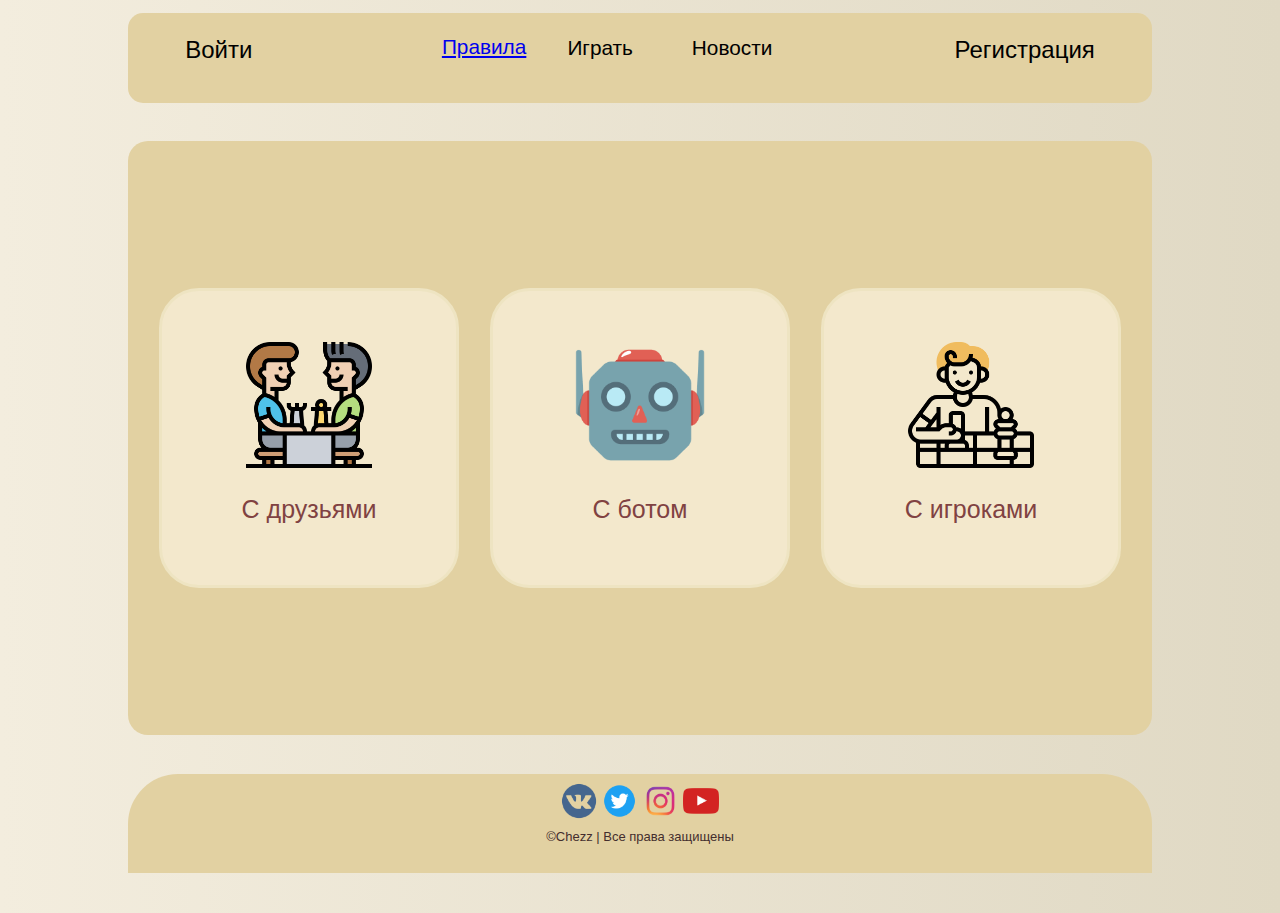
<file: index.html>
<!DOCTYPE html>  
<html>
   <meta charset="utf-8" />
   <meta name="viewport" content="width=device-width, initial-scale=1">
	<link rel="stylesheet" type="text/css" href="assets/css/style.css">
    <link rel="stylesheet" type="text/css" href="assets/css/media.css">
    <title>Chezz</title> <!-- Заголовок страницы -->
    <link type="image/png" sizes="24x24" rel="icon" href="assets/images/icon.png">
    <script language="JavaScript" type="text/javascript" src="assets/js/login.js"></script>

<body>
    <header class="Title">
        <div class="widget-list">
            <button onclick="unhideenter();" class="enter"><span id="nameofplayer" >Войти</span></button>

            <a href="rules1.html" class="hreff">Правила</a>
            <button onclick="window.location.href='C:/Users/1/Desktop/html/chess/index.html'" class="hreff">Играть</button>
            <button onclick="window.location.href='C:/Users/1/Desktop/html/chess/news.html'" class="hreff">Новости</button>
            <button onclick="unhideregistr();" class="registr">Регистрация</button>
        </div>
    </header>

    <script>
        if (name)
            document.querySelector('#nameofplayer').innerHTML = name;
    </script>


    <main class="GameTo">
        <button onclick="unhidegame()">
            <img class="pictures" src="assets/images/friend.png"><p class="txtonbtn">C друзьями</p>
        </button>
        <button onclick="unhidegame()">
            <img class="pictures" src="assets/images/robot.png"><p class="txtonbtn">C ботом</p>
        </button>
        <button onclick="unhidegame()">
            <img class="pictures" src="assets/images/player.png"><p class="txtonbtn">C игроками</p>
        </button>
    </main>

    <footer class="down">
        <div class="downcenter">
            <div><img class="imagedown" src="assets/images/vk.png"></div>
            <div><img class="imagedown" src="assets/images/twitter.png"></div>
            <div><img class="imagedown" src="assets/images/insta.png"></div>
            <div><img class="imagedown" src="assets/images/youtube.png"></div>
        </div>
        <span style="font-size: small;">
            &#169;Chezz | Все права защищены
        </span>
    </footer>

    <div id="hide">
        <div id="window">
            <div class="uppernames">
                Создать игру
            </div>
            <a onclick="hidegame()" class="close"></a>

            <div>
                <label class="gamemodes">Выберите игровой режим</label>
                <select class="modes">
                  <option value="">Один из вариантов…</option>
                  <option value="clasic">Классические шахматы</option>
                  <option value="three-check">Три шаха</option>
                </select>
              </div>

            <div class="slidecontainer">
                <div>Основное время : <span id="minutes"></span> мин.</div>
                <input type="range" min="1" max="60" value="10" class="slider" id="rangeofminute">
            </div>
            <div class="slidecontainer">
                <div>Добавочное время : <span id="seconds"></span> cек.</div>
                <input type="range" min="1" max="180" value="10" class="slider" id="rangeofsecond">
            </div>
                
            <script>
                var sliderofmin = document.getElementById("rangeofminute");
                var outputofmin = document.getElementById("minutes");
                outputofmin.innerHTML = sliderofmin.value;
                var sliderofsec = document.getElementById("rangeofsecond");
                var outputofsec = document.getElementById("seconds");
                outputofsec.innerHTML = sliderofsec.value;
                
                sliderofmin.oninput = function() {
                outputofmin.innerHTML = this.value;
                }
                sliderofsec.oninput = function() {
                outputofsec.innerHTML = this.value;
                }
            </script>
            <a href="chess.html" class="play">Играть</a>
        </div>
    </div>

    <div id="hideenter">
        <div id="windowenter">
            <div class="entername">
                Вход
            </div>

            <a onclick="hideenter()" class="closereg"></a>

            <label for="email"><b>Имя:</b></label>
            <input type="text" placeholder="Введите имя" name="newname" id="newnameenter" required>

            <label for="psw"><b>Пароль:</b></label>
            <input type="password" placeholder="Введите пароль" name="psw" required>
            
            <div>
                <label>
                    <input type="checkbox" checked="checked" name="remember"> Запомнить пользователя
                </label>
            </div>
            <button onclick="hideenter()" type="submit" class="regbtn">Вход</button>
        </div>
    </div>

    <div id="hideregistration">
        <div id="windowregistration">
            <div class="regname">
                Регистрация
            </div>

            <a onclick="hideregistr()" class="closereg"></a>

            <label for="email"><b>Имя:</b></label>
            <input type="text" placeholder="Введите имя" name="newname" id="newnamereg" required>

            <label for="email"><b>Email:</b></label>
            <input type="text" placeholder="Введите Email" name="email" required>

            <label for="psw"><b>Пароль:</b></label>
            <input type="password" placeholder="Введите пароль" name="psw" required>

            <label for="psw-repeat"><b>Повторите пароль</b></label>
            <input type="password" placeholder="Повторите пароль" name="psw-repeat" required>
            
            <div>
                <label>
                    <input type="checkbox" checked="checked" name="remember"> Запомнить пользователя
                </label>
            </div>
            <button onclick="hideregistr()" type="submit" class="regbtn">Зарегестрироваться</button>
        </div>
    </div>
</body>
</html>
</file>
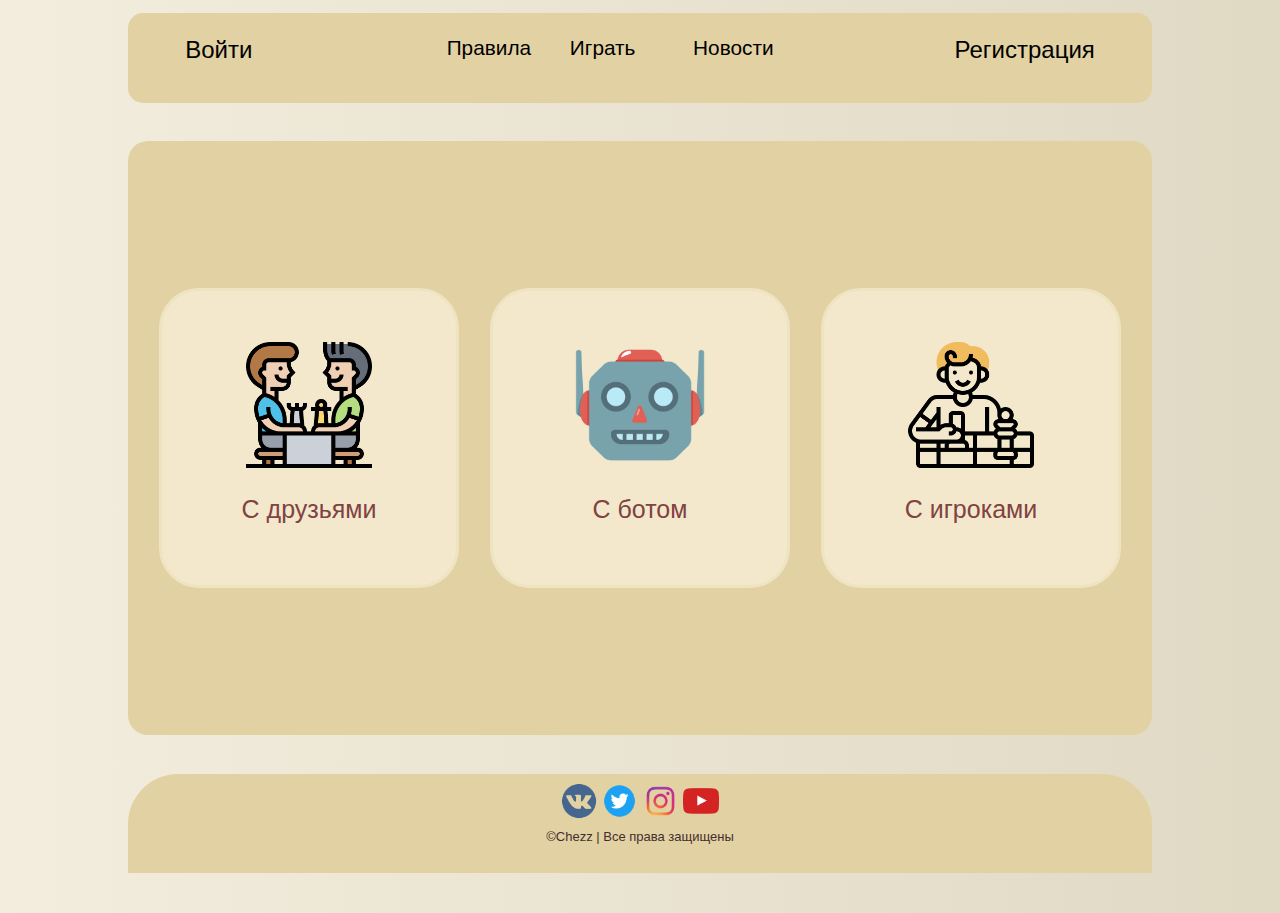
<file: gamechoice.html>
<!DOCTYPE html>  
<html>
   <meta charset="utf-8" />
   <meta name="viewport" content="width=device-width, initial-scale=1">
	<link rel="stylesheet" type="text/css" href="assets/css/style.css">
    <link rel="stylesheet" type="text/css" href="assets/css/media.css">
    <title>Chezz</title> <!-- Заголовок страницы -->
    <link type="image/png" sizes="24x24" rel="icon" href="assets/images/icon.png">
    <script language="JavaScript" type="text/javascript" src="assets/js/login.js"></script>

<body>
    <header class="Title">
        <div class="widget-list">
            <button onclick="unhideenter();" class="enter"><span id="nameofplayer" >Войти</span></button>
            <button onclick="window.location.href='C:/Users/1/Desktop/html/Курсовая/rules1.html'" class="hreff">Правила</button>
            <button onclick="window.location.href='C:/Users/1/Desktop/html/Курсовая/gamechoice.html'" class="hreff">Играть</button>
            <button onclick="window.location.href='C:/Users/1/Desktop/html/Курсовая/news.html'" class="hreff">Новости</button>
            <button onclick="unhideregistr();" class="registr">Регистрация</button>
        </div>
    </header>

    <script>
        if (name)
            document.querySelector('#nameofplayer').innerHTML = name;
    </script>


    <main class="GameTo">
        <button onclick="unhidegame()">
            <img class="pictures" src="assets/images/friend.png"><p class="txtonbtn">C друзьями</p>
        </button>
        <button onclick="unhidegame()">
            <img class="pictures" src="assets/images/robot.png"><p class="txtonbtn">C ботом</p>
        </button>
        <button onclick="unhidegame()">
            <img class="pictures" src="assets/images/player.png"><p class="txtonbtn">C игроками</p>
        </button>
    </main>

    <footer class="down">
        <div class="downcenter">
            <div><img class="imagedown" src="assets/images/vk.png"></div>
            <div><img class="imagedown" src="assets/images/twitter.png"></div>
            <div><img class="imagedown" src="assets/images/insta.png"></div>
            <div><img class="imagedown" src="assets/images/youtube.png"></div>
        </div>
        <span style="font-size: small;">
            &#169;Chezz | Все права защищены
        </span>
    </footer>

    <div id="hide">
        <div id="window">
            <div class="uppernames">
                Создать игру
            </div>
            <a onclick="hidegame()" class="close"></a>

            <div>
                <label class="gamemodes">Выберите игровой режим</label>
                <select class="modes">
                  <option value="">Один из вариантов…</option>
                  <option value="clasic">Классические шахматы</option>
                  <option value="three-check">Три шаха</option>
                </select>
              </div>

            <div class="slidecontainer">
                <div>Основное время : <span id="minutes"></span> мин.</div>
                <input type="range" min="1" max="60" value="10" class="slider" id="rangeofminute">
            </div>
            <div class="slidecontainer">
                <div>Добавочное время : <span id="seconds"></span> cек.</div>
                <input type="range" min="1" max="180" value="10" class="slider" id="rangeofsecond">
            </div>
                
            <script>
                var sliderofmin = document.getElementById("rangeofminute");
                var outputofmin = document.getElementById("minutes");
                outputofmin.innerHTML = sliderofmin.value;
                var sliderofsec = document.getElementById("rangeofsecond");
                var outputofsec = document.getElementById("seconds");
                outputofsec.innerHTML = sliderofsec.value;
                
                sliderofmin.oninput = function() {
                outputofmin.innerHTML = this.value;
                }
                sliderofsec.oninput = function() {
                outputofsec.innerHTML = this.value;
                }
            </script>
            <a href="chess.html" class="play">Играть</a>
        </div>
    </div>

    <div id="hideenter">
        <div id="windowenter">
            <div class="entername">
                Вход
            </div>

            <a onclick="hideenter()" class="closereg"></a>

            <label for="email"><b>Имя:</b></label>
            <input type="text" placeholder="Введите имя" name="newname" id="newnameenter" required>

            <label for="psw"><b>Пароль:</b></label>
            <input type="password" placeholder="Введите пароль" name="psw" required>
            
            <div>
                <label>
                    <input type="checkbox" checked="checked" name="remember"> Запомнить пользователя
                </label>
            </div>
            <button onclick="hideenter()" type="submit" class="regbtn">Вход</button>
        </div>
    </div>

    <div id="hideregistration">
        <div id="windowregistration">
            <div class="regname">
                Регистрация
            </div>

            <a onclick="hideregistr()" class="closereg"></a>

            <label for="email"><b>Имя:</b></label>
            <input type="text" placeholder="Введите имя" name="newname" id="newnamereg" required>

            <label for="email"><b>Email:</b></label>
            <input type="text" placeholder="Введите Email" name="email" required>

            <label for="psw"><b>Пароль:</b></label>
            <input type="password" placeholder="Введите пароль" name="psw" required>

            <label for="psw-repeat"><b>Повторите пароль</b></label>
            <input type="password" placeholder="Повторите пароль" name="psw-repeat" required>
            
            <div>
                <label>
                    <input type="checkbox" checked="checked" name="remember"> Запомнить пользователя
                </label>
            </div>
            <button onclick="hideregistr()" type="submit" class="regbtn">Зарегестрироваться</button>
        </div>
    </div>
</body>
</html>
</file>
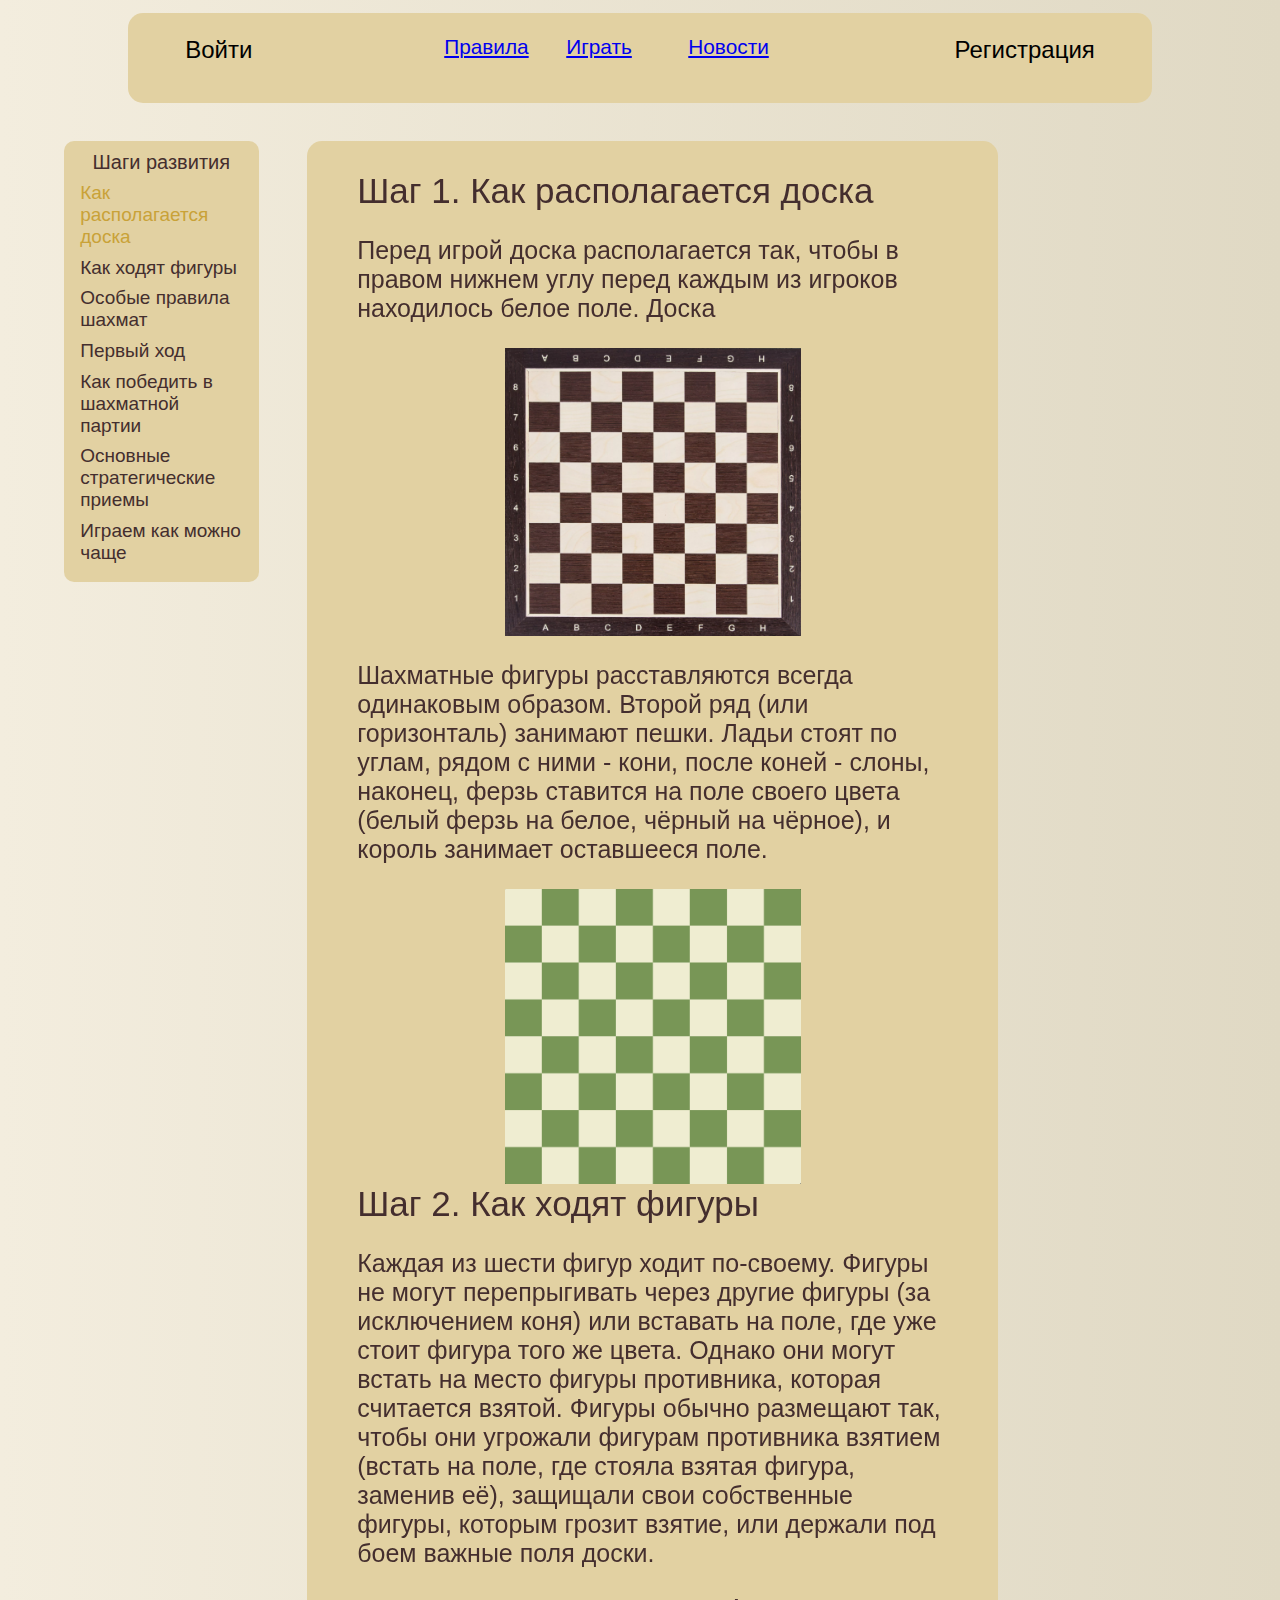
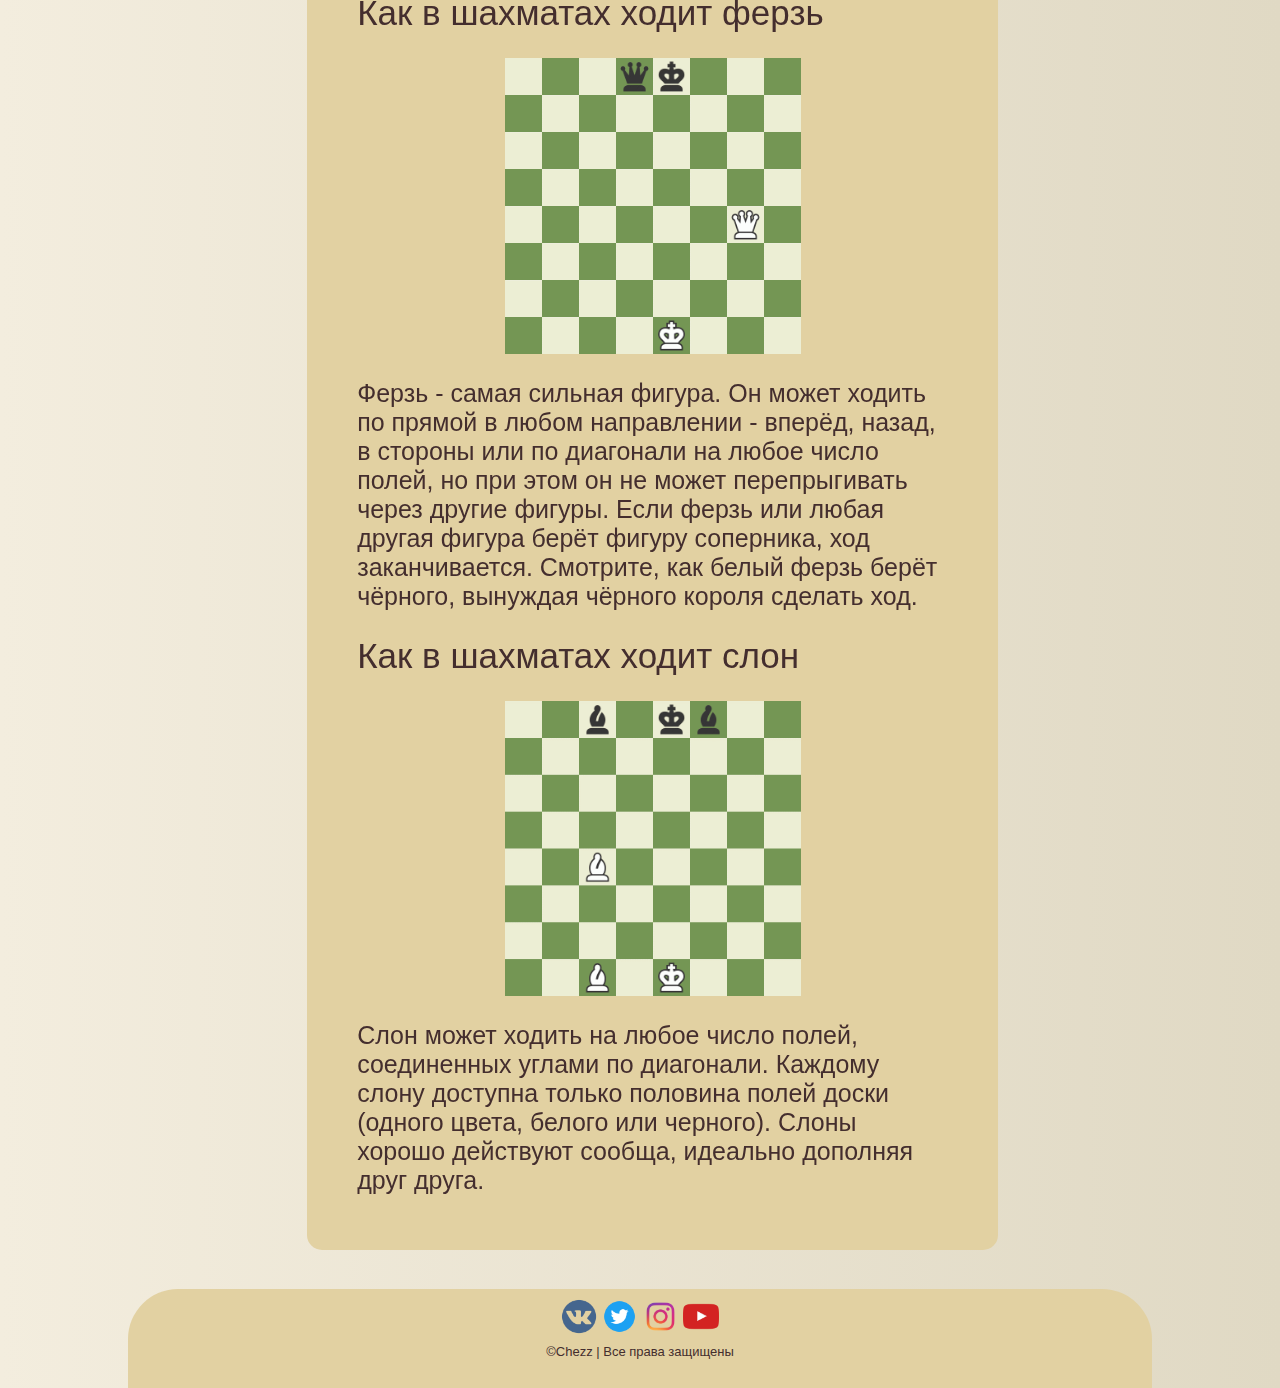
<file: rules1.html>
<!DOCTYPE html>  
<html>
<head>
   <meta charset="utf-8" />
   <meta name="viewport" content="width=device-width, initial-scale=1">
	<link rel="stylesheet" type="text/css" href="assets/css/style.css">
    <link rel="stylesheet" type="text/css" href="assets/css/media.css">
    <title>Chezz</title> <!-- Заголовок страницы -->
    <link type="image/png" sizes="24x24" rel="icon" href="assets/images/icon.png">
    <script language="JavaScript" type="text/javascript" src="assets/js/login.js"></script>
</head>
<body>
    <header class="Title">
        <div class="widget-list">
            <button onclick="unhideenter();" class="enter"><span id="nameofplayer" >Войти</span></button>
            <a href="rules1.html" class="hreff">Правила</a>
            <a href="index.html" class="hreff">Играть</a>
            <a href="news.html" class="hreff">Новости</a>
            <button onclick="unhideregistr();" class="registr">Регистрация</button>
        </div>
    </header>

    <script>
        if (name)
            document.querySelector('#nameofplayer').innerHTML = name;
    </script>

    
    <div class="center">
        <a class="nextrule" onclick="window.location.href='rules3.html'"><span class="nextruleword">&#10094;</span></a>
        <aside class="rules">
            Шаги развития
            <button class="active">Как располагается доска</button>
            <button onclick="window.location.href='rules2.html'">Как ходят фигуры</button>
            <button onclick="window.location.href='rules3.html'">Особые правила шахмат</button>
            <button href="">Первый ход</button>
            <button href="">Как победить в шахматной партии</button>
            <button href="">Основные стратегические приемы</button>
            <button href="">Играем как можно чаще</button>
        </aside>

        <div class="block">
            <main class="contentof">
                <div class="uppernames">Шаг 1. Как располагается доска</div>
                <p> Перед игрой доска располагается так, чтобы в правом нижнем углу перед каждым из игроков находилось белое поле.
                    Доска</p>

                <img class="howto" src="assets/images/board.png">


                <p>Шахматные фигуры расставляются всегда одинаковым образом. Второй ряд (или горизонталь) занимают пешки. 
                    Ладьи стоят по углам, рядом с ними - кони, после коней - слоны, наконец, ферзь ставится на поле своего цвета 
                    (белый ферзь на белое, чёрный на чёрное), и король занимает оставшееся поле.</p>

                
                <img class="howto" src="assets/images/figures.gif">

                <div class="uppernames">Шаг 2. Как ходят фигуры</div>
                <p>
                Каждая из шести фигур ходит по-своему. Фигуры не могут перепрыгивать через другие фигуры (за исключением коня)
                или вставать на поле, где уже стоит фигура того же цвета. Однако они могут встать на место фигуры противника, 
                которая считается взятой. Фигуры обычно размещают так, чтобы они угрожали фигурам противника взятием (встать на поле,
                где стояла взятая фигура, заменив её), защищали свои собственные фигуры, которым грозит взятие, или держали под боем 
                важные поля доски.
                </p>
            
                <p><div class="uppernames">Как в шахматах ходит ферзь</div></p>


                <img class="howto" src="assets/images/queen.gif">

                <p>
                Ферзь - самая сильная фигура. Он может ходить по прямой в любом
                    направлении - вперёд, назад, в стороны или по диагонали на любое число полей, 
                    но при этом он не может перепрыгивать через другие фигуры. Если ферзь или любая 
                    другая фигура берёт фигуру соперника, ход заканчивается. Смотрите, как белый ферзь 
                    берёт чёрного, вынуждая чёрного короля сделать ход.
                </p>

                <p><div class="uppernames">Как в шахматах ходит слон</div></p>

                <img class="howto" src="assets/images/elphant.gif">
                <p>
                Слон может ходить на любое число полей, соединенных углами по диагонали. Каждому слону доступна
                    только половина полей доски (одного цвета, белого или черного). Слоны хорошо действуют сообща,
                    идеально дополняя друг друга.
                </p>
            </main>
        </div>
        <a class="prevrule" onclick="window.location.href='rules2.html'"><span class="prevruleword">&#10095;</span></a>
    </div>

    <footer class="down">
        <div class="downcenter">
            <div><img class="imagedown" src="assets/images/vk.png"></div>
            <div><img class="imagedown" src="assets/images/twitter.png"></div>
            <div><img class="imagedown" src="assets/images/insta.png"></div>
            <div><img class="imagedown" src="assets/images/youtube.png"></div>
        </div>
        <span style="font-size: small;">
            &#169;Chezz | Все права защищены
        </span>
    </footer>

    <div id="hideenter">
        <div id="windowenter">
            <div class="entername">
                Вход
            </div>

            <a onclick="hideenter()" class="closereg"></a>

            <label for="email"><b>Имя:</b></label>
            <input type="text" placeholder="Введите имя" name="newname" id="newnameenter" required>

            <label for="psw"><b>Пароль:</b></label>
            <input type="password" placeholder="Введите пароль" name="psw" required>
            
            <div>
                <label>
                    <input type="checkbox" checked="checked" name="remember"> Запомнить пользователя
                </label>
            </div>
            <button onclick="hideenter()" type="submit" class="enterbtn">Вход</button>
        </div>
    </div>

    <div id="hideregistration">
        <div id="windowregistration">
            <div class="regname">
                Регистрация
            </div>

            <a onclick="hideregistr()" class="closereg"></a>

            <label for="email"><b>Имя:</b></label>
            <input type="text" placeholder="Введите имя" name="newname" id="newnamereg" required>

            <label for="email"><b>Email:</b></label>
            <input type="text" placeholder="Введите Email" name="email" required>

            <label for="psw"><b>Пароль:</b></label>
            <input type="password" placeholder="Введите пароль" name="psw" required>

            <label for="psw-repeat"><b>Повторите пароль</b></label>
            <input type="password" placeholder="Повторите пароль" name="psw-repeat" required>
            
            <div>
                <label>
                    <input type="checkbox" checked="checked" name="remember"> Запомнить пользователя
                </label>
            </div>
            <button onclick="hideregistr()" type="submit" class="regbtn">Зарегестрироваться</button>
        </div>
    </div>
    
</body>
</html>
</file>
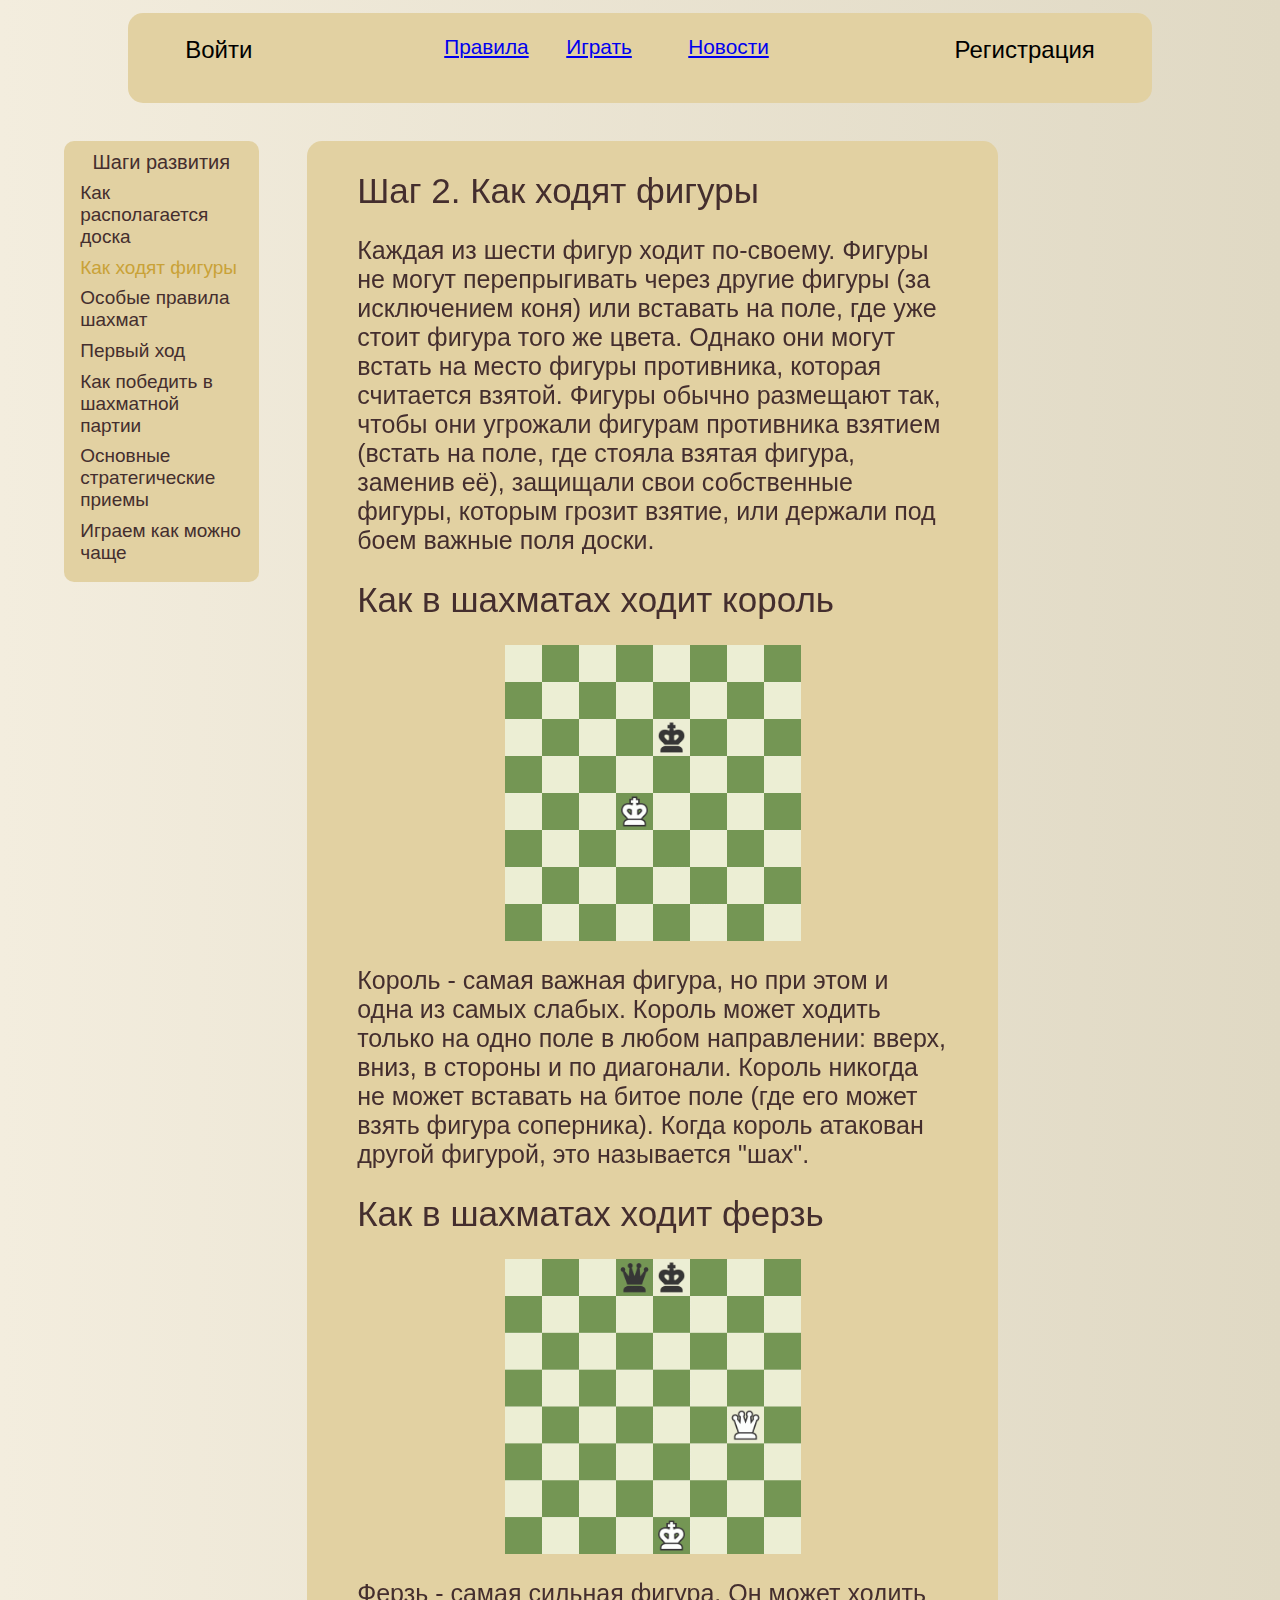
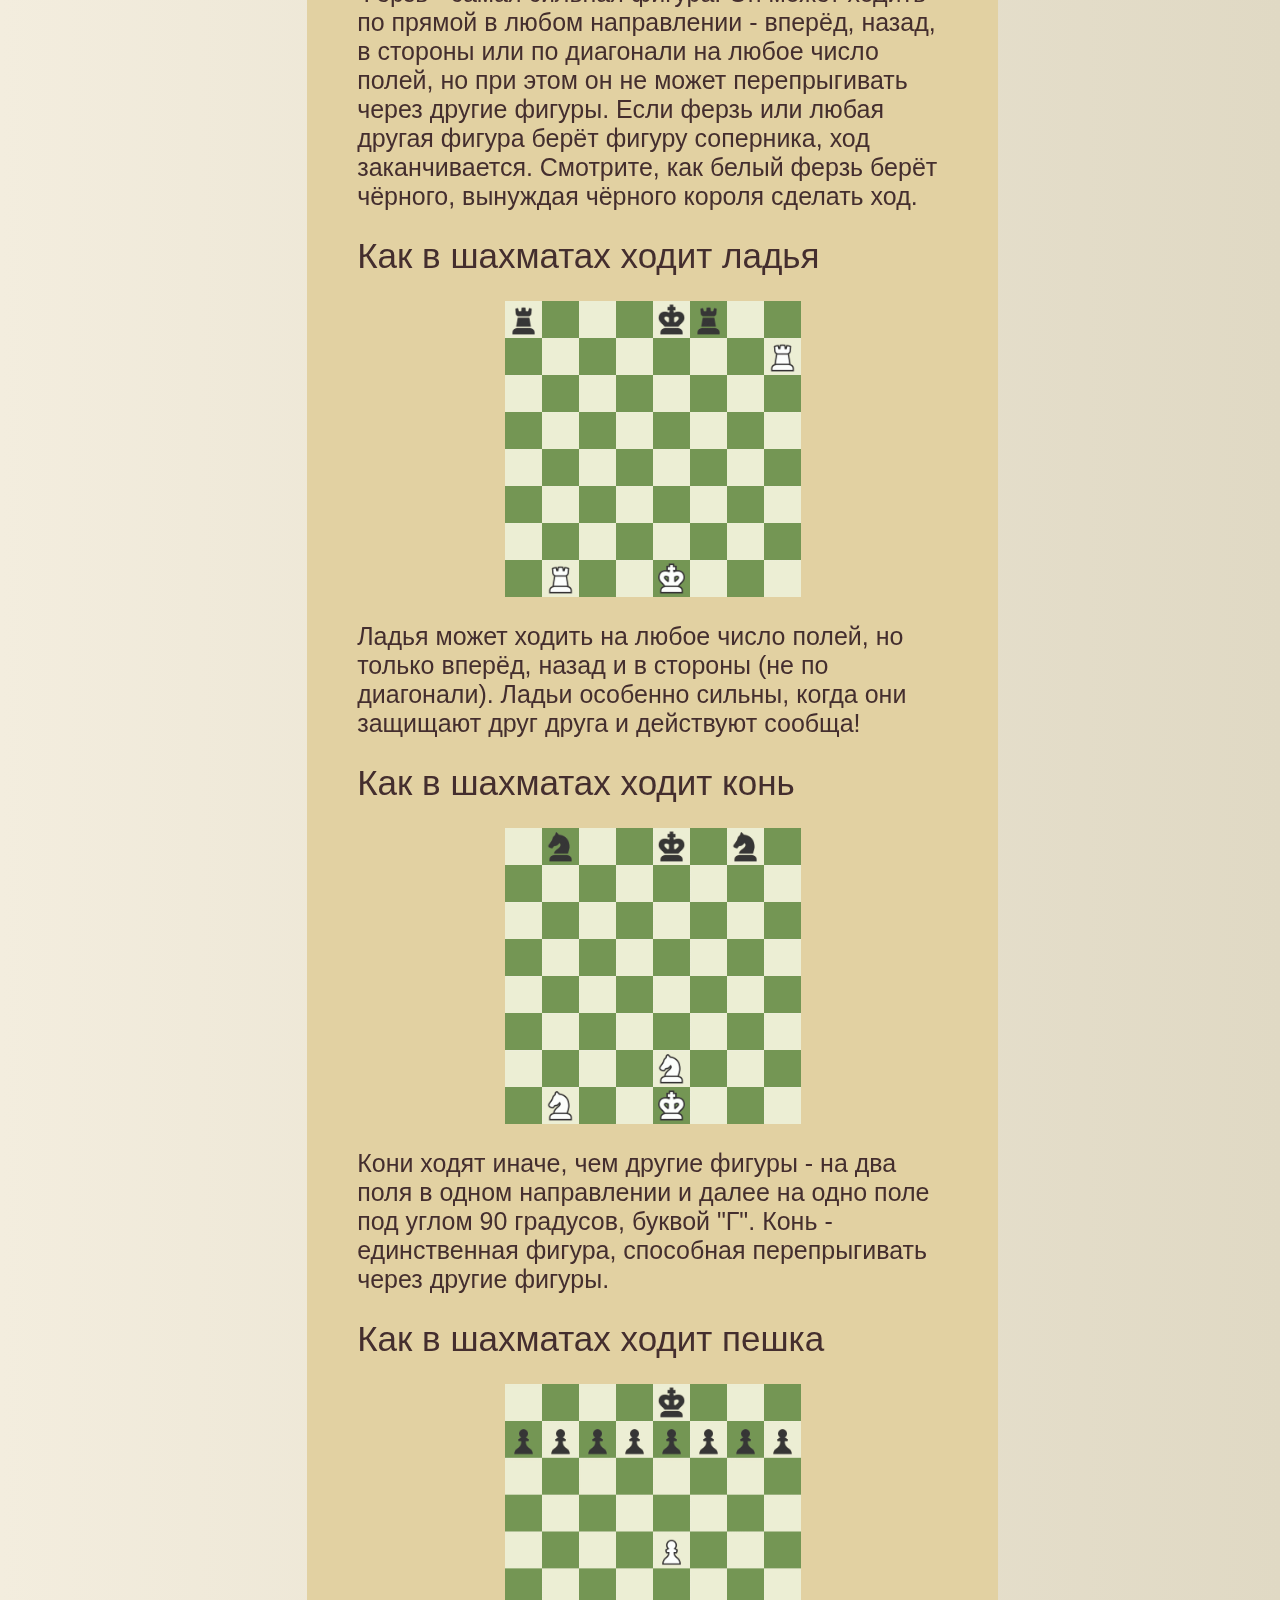
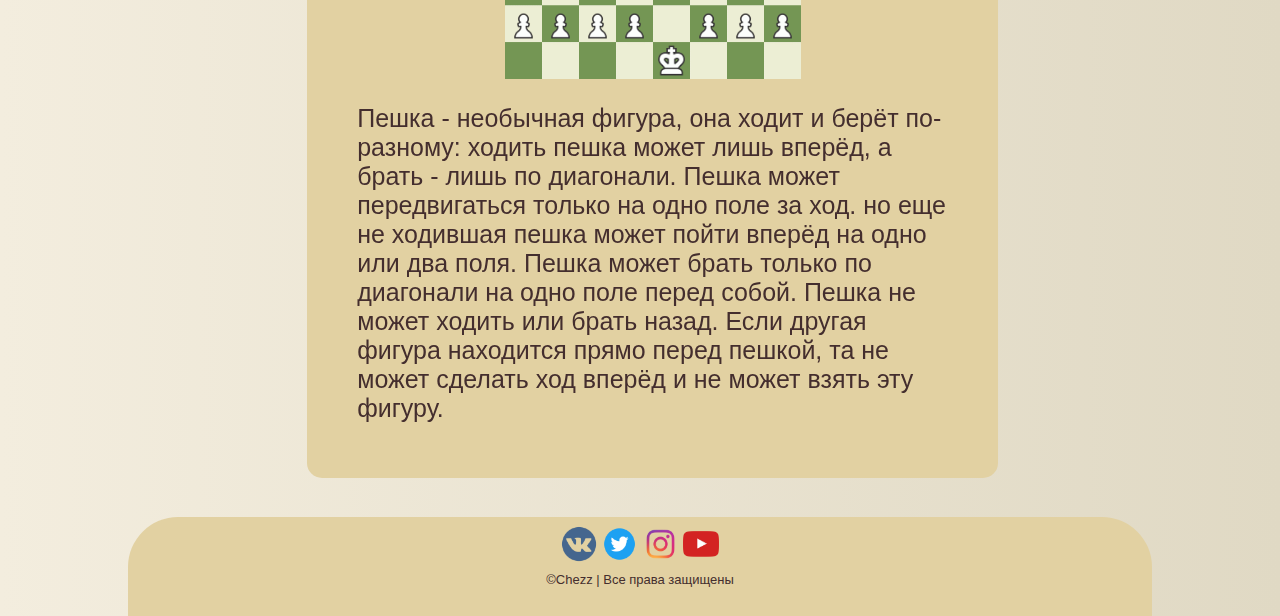
<file: rules2.html>
<!DOCTYPE html>  
<html>
<head>
   <meta charset="utf-8" />
   <meta name="viewport" content="width=device-width, initial-scale=1">
	<link rel="stylesheet" type="text/css" href="assets/css/style.css">
    <link rel="stylesheet" type="text/css" href="assets/css/media.css">
    <title>Chezz</title> <!-- Заголовок страницы -->
    <link type="image/png" sizes="24x24" rel="icon" href="assets/images/icon.png">
    <script language="JavaScript" type="text/javascript" src="assets/js/login.js"></script>
</head>
<body>
    <header class="Title">
        <div class="widget-list">
            <button onclick="unhideenter();" class="enter"><span id="nameofplayer" >Войти</span></button>
            <a href="rules1.html" class="hreff">Правила</a>
            <a href="index.html" class="hreff">Играть</a>
            <a href="news.html" class="hreff">Новости</a>
            <button onclick="unhideregistr();" class="registr">Регистрация</button>
        </div>
    </header>

    <script>
        if (name)
            document.querySelector('#nameofplayer').innerHTML = name;
    </script>
    
    <div class="center">
        <a class="nextrule" onclick="window.location.href='rules1.html'"><span class="nextruleword">&#10094;</span></a>
        <aside class="rules">
             Шаги развития
            <button onclick="window.location.href='rules1.html'">Как располагается доска</button>
            <button class="active" href="">Как ходят фигуры</button>
            <button onclick="window.location.href='rules3.html'">Особые правила шахмат</button>
            <button href="">Первый ход</button>
            <button href="">Как победить в шахматной партии</button>
            <button href="">Основные стратегические приемы</button>
            <button href="">Играем как можно чаще</button>
        </aside>

        <div class="block">
            <main class="contentof">
                <div class="uppernames">Шаг 2. Как ходят фигуры</div>
                <p>
                Каждая из шести фигур ходит по-своему. Фигуры не могут перепрыгивать через другие фигуры (за исключением коня)
                или вставать на поле, где уже стоит фигура того же цвета. Однако они могут встать на место фигуры противника, 
                которая считается взятой. Фигуры обычно размещают так, чтобы они угрожали фигурам противника взятием (встать на поле,
                где стояла взятая фигура, заменив её), защищали свои собственные фигуры, которым грозит взятие, или держали под боем 
                важные поля доски.
                </p>

                <p><div class="uppernames">Как в шахматах ходит король</div></p>
                <img class="howto" src="assets/images/king.gif">
                <p>
                    Король - самая важная фигура, но при этом и одна из самых слабых. Король может ходить 
                    только на одно поле в любом направлении: вверх, вниз, в стороны и по диагонали. Король 
                    никогда не может вставать на битое поле (где его может взять фигура соперника). Когда король 
                    атакован другой фигурой, это называется "шах".
                </p>

            
                <p><div class="uppernames">Как в шахматах ходит ферзь</div></p>
                <img class="howto" src="assets/images/queen.gif">
                <p>
                Ферзь - самая сильная фигура. Он может ходить по прямой в любом
                    направлении - вперёд, назад, в стороны или по диагонали на любое число полей, 
                    но при этом он не может перепрыгивать через другие фигуры. Если ферзь или любая 
                    другая фигура берёт фигуру соперника, ход заканчивается. Смотрите, как белый ферзь 
                    берёт чёрного, вынуждая чёрного короля сделать ход.
                </p>


                <p><div class="uppernames">Как в шахматах ходит ладья</div></p>
                <img class="howto" src="assets/images/rook.gif">
                <p>
                    Ладья может ходить на любое число полей, но только вперёд,
                    назад и в стороны (не по диагонали). Ладьи особенно сильны,
                     когда они защищают друг друга и действуют сообща!
                </p>

                <p><div class="uppernames">Как в шахматах ходит конь</div></p>
                <img class="howto" src="assets/images/knight.gif">
                <p>
                    Кони ходят иначе, чем другие фигуры - на два поля в одном направлении и 
                    далее на одно поле под углом 90 градусов, буквой "Г". Конь - единственная
                     фигура, способная перепрыгивать через другие фигуры.
                </p>

                <p><div class="uppernames">Как в шахматах ходит пешка</div></p>
                <img class="howto" src="assets/images/pawn.gif">
                <p>
                    Пешка - необычная фигура, она ходит и берёт по-разному: ходить пешка может 
                    лишь вперёд, а брать - лишь по диагонали. Пешка может передвигаться только на 
                    одно поле за ход. но еще не ходившая пешка может пойти вперёд на одно или два 
                    поля. Пешка может брать только по диагонали на одно поле перед собой. Пешка не 
                    может ходить или брать назад. Если другая фигура находится прямо перед пешкой, 
                    та не может сделать ход вперёд и не может взять эту фигуру.
                </p>
            </main>
        </div>
        <a class="prevrule" onclick="window.location.href='rules3.html'"><span class="prevruleword">&#10095;</span></a>
    </div>

    <footer class="down">
        <div class="downcenter">
            <div><img class="imagedown" src="assets/images/vk.png"></div>
            <div><img class="imagedown" src="assets/images/twitter.png"></div>
            <div><img class="imagedown" src="assets/images/insta.png"></div>
            <div><img class="imagedown" src="assets/images/youtube.png"></div>
        </div>
        <span style="font-size: small;">
            &#169;Chezz | Все права защищены
        </span>
    </footer>

    <div id="hideenter">
        <div id="windowenter">
            <div class="entername">
                Вход
            </div>

            <a onclick="hideenter()" class="closereg"></a>

            <label for="email"><b>Имя:</b></label>
            <input type="text" placeholder="Введите имя" name="newname" id="newnameenter" required>

            <label for="psw"><b>Пароль:</b></label>
            <input type="password" placeholder="Введите пароль" name="psw" required>
            
            <div>
                <label>
                    <input type="checkbox" checked="checked" name="remember"> Запомнить пользователя
                </label>
            </div>
            <button onclick="hideenter()" type="submit" class="enterbtn">Вход</button>
        </div>
    </div>

    <div id="hideregistration">
        <div id="windowregistration">
            <div class="regname">
                Регистрация
            </div>

            <a onclick="hideregistr()" class="closereg"></a>

            <label for="email"><b>Имя:</b></label>
            <input type="text" placeholder="Введите имя" name="newname" id="newnamereg" required>

            <label for="email"><b>Email:</b></label>
            <input type="text" placeholder="Введите Email" name="email" required>

            <label for="psw"><b>Пароль:</b></label>
            <input type="password" placeholder="Введите пароль" name="psw" required>

            <label for="psw-repeat"><b>Повторите пароль</b></label>
            <input type="password" placeholder="Повторите пароль" name="psw-repeat" required>
            
            <div>
                <label>
                    <input type="checkbox" checked="checked" name="remember"> Запомнить пользователя
                </label>
            </div>
            <button onclick="hideregistr()" type="submit" class="regbtn">Зарегестрироваться</button>
        </div>
    </div>
    
</body>
</html>
</file>
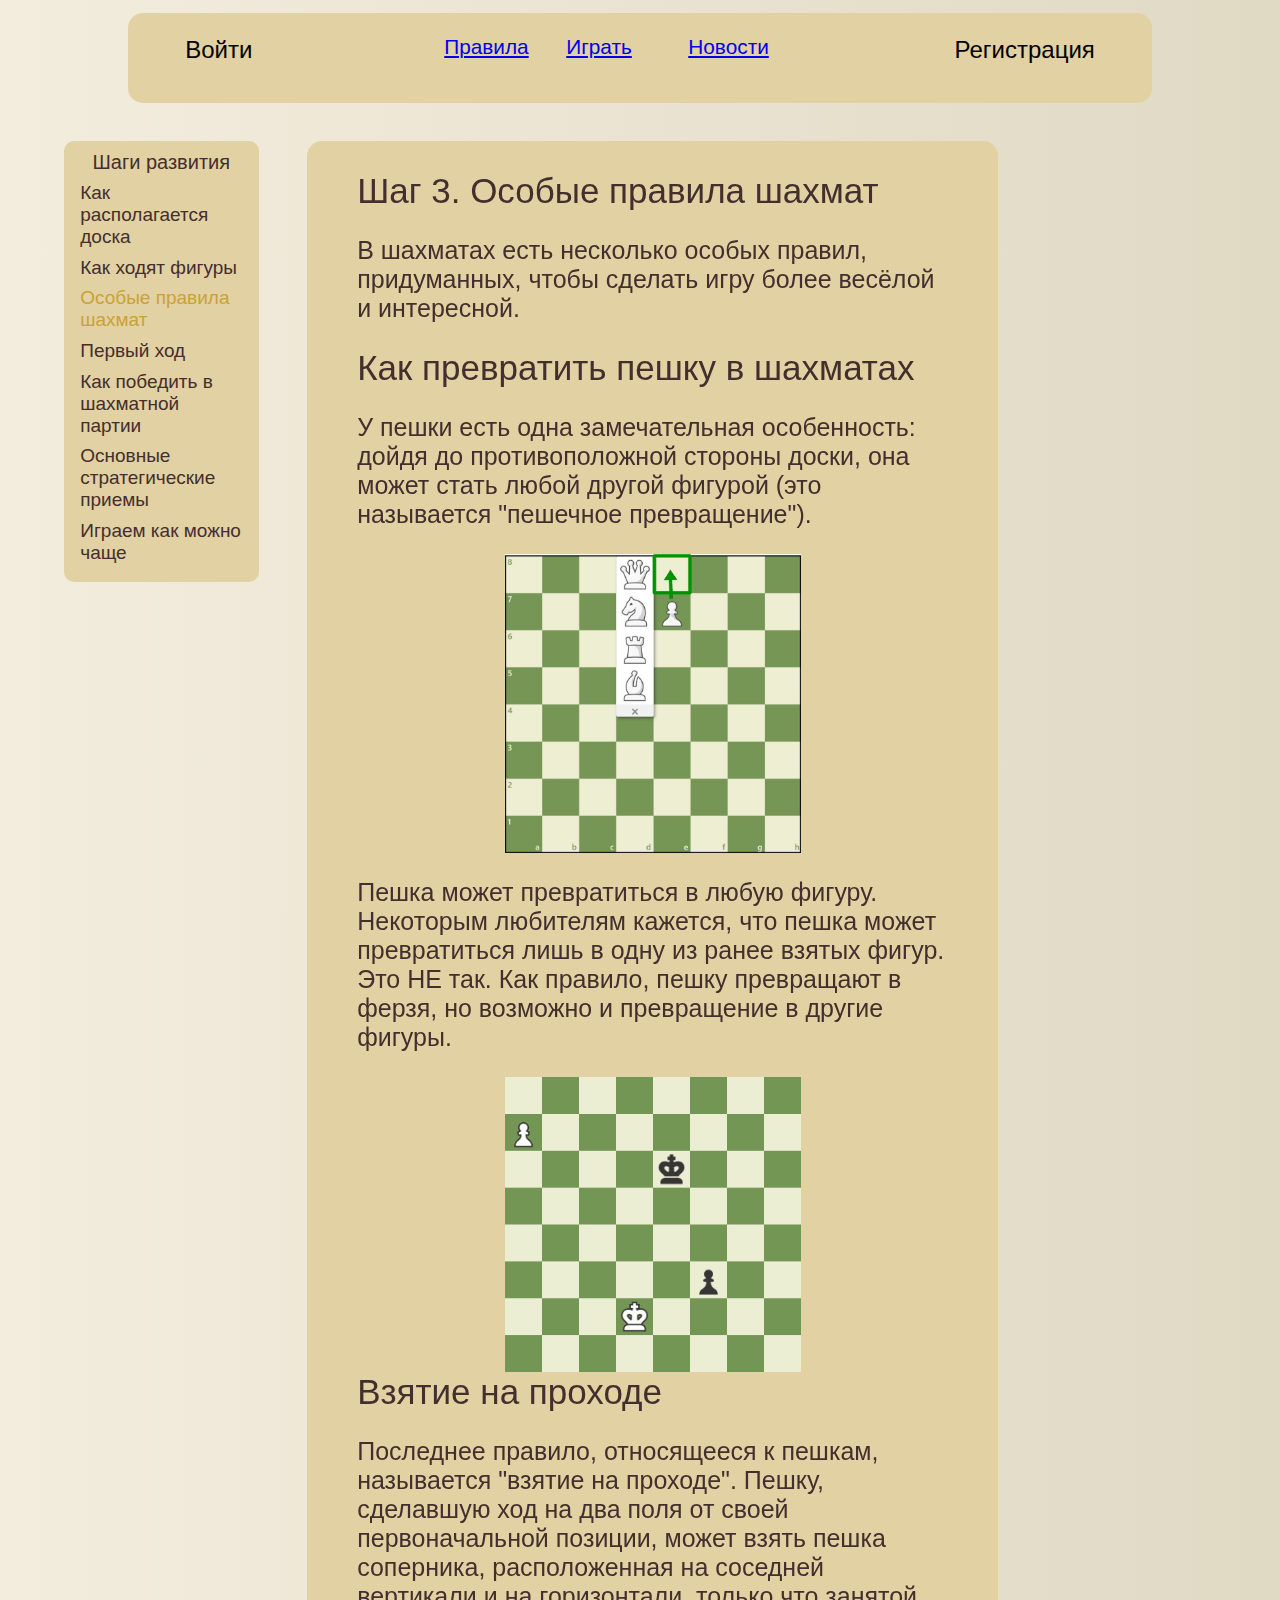
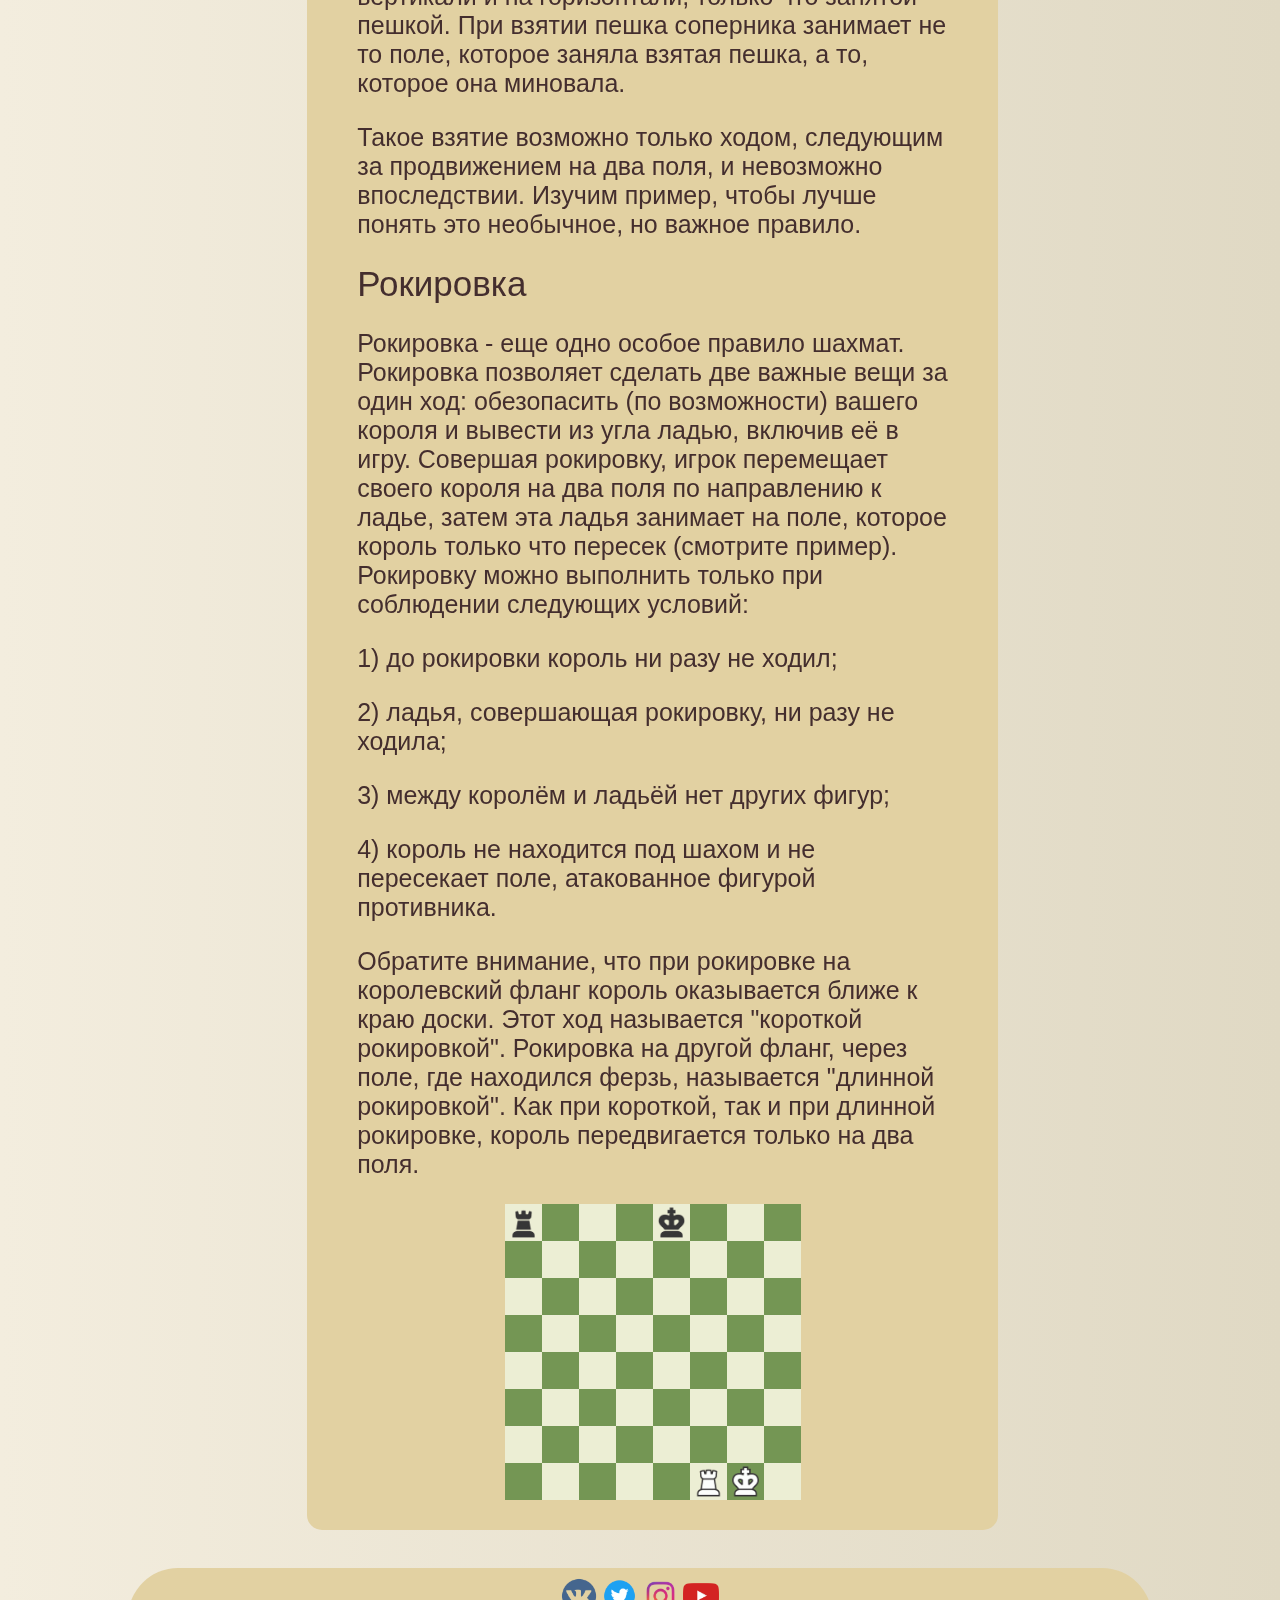
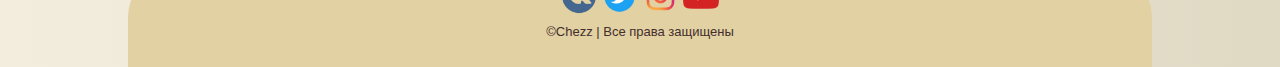
<file: rules3.html>
<!DOCTYPE html>  
<html>
<head>
   <meta charset="utf-8" />
   <meta name="viewport" content="width=device-width, initial-scale=1">
	<link rel="stylesheet" type="text/css" href="assets/css/style.css">
    <link rel="stylesheet" type="text/css" href="assets/css/media.css">
    <title>Chezz</title> <!-- Заголовок страницы -->
    <link type="image/png" sizes="24x24" rel="icon" href="assets/images/icon.png">
    <script language="JavaScript" type="text/javascript" src="assets/js/login.js"></script>
</head>
<body>
    <header class="Title">
        <div class="widget-list">
            <button onclick="unhideenter();" class="enter"><span id="nameofplayer" >Войти</span></button>
            <a href="rules1.html" class="hreff">Правила</a>
            <a href="index.html" class="hreff">Играть</a>
            <a href="news.html" class="hreff">Новости</a>
            <button onclick="unhideregistr();" class="registr">Регистрация</button>
        </div>
    </header>

    <script>
        if (name)
            document.querySelector('#nameofplayer').innerHTML = name;
    </script>
    
    <div class="center">
        <a class="nextrule" onclick="window.location.href='rules2.html'"><span class="nextruleword">&#10094;</span></a>
        <aside class="rules">
            Шаги развития
            <button onclick="window.location.href='rules1.html'">Как располагается доска</button>
            <button onclick="window.location.href='rules2.html'">Как ходят фигуры</button>
            <button class="active">Особые правила шахмат</button>
            <button href="">Первый ход</button>
            <button href="">Как победить в шахматной партии</button>
            <button href="">Основные стратегические приемы</button>
            <button href="">Играем как можно чаще</button>
        </aside>

        <div class="block">
            <main class="contentof">
                <div class="uppernames">Шаг 3. Особые правила шахмат</div>
                <p> В шахматах есть несколько особых правил, придуманных, чтобы сделать игру более весёлой и интересной.</p>

                <div class="uppernames">Как превратить пешку в шахматах</div>
                <p>У пешки есть одна замечательная особенность: дойдя до противоположной стороны доски, 
                    она может стать любой другой фигурой (это называется "пешечное превращение").</p>
                <img class="howto" src="assets/images/pawntoqueen.jpeg">
                <p>Пешка может превратиться в любую фигуру. Некоторым любителям кажется, 
                    что пешка может превратиться лишь в одну из ранее взятых фигур. Это НЕ так.
                     Как правило, пешку превращают в ферзя, но возможно и превращение в другие фигуры.</p>
                <img class="howto" src="assets/images/pawntoqueen.gif">

                
                <div class="uppernames">Взятие на проходе</div>
                <p>
                    Последнее правило, относящееся к пешкам, называется "взятие на проходе".
                     Пешку, сделавшую ход на два поля от своей первоначальной позиции, может 
                     взять пешка соперника, расположенная на соседней вертикали и на горизонтали,
                      только что занятой пешкой. При взятии пешка соперника занимает не то поле,
                       которое заняла взятая пешка, а то, которое она миновала.
                </p>
                <p>
                    Такое взятие возможно только ходом, следующим за продвижением 
                    на два поля, и невозможно впоследствии. Изучим пример, чтобы лучше
                    понять это необычное, но важное правило.
                </p>


                <div class="uppernames">Рокировка</div>
                <p>
                    Рокировка - еще одно особое правило шахмат.
                    Рокировка позволяет сделать две важные вещи за один ход:
                    обезопасить (по возможности) вашего короля и вывести из угла ладью,
                    включив её в игру. Совершая рокировку, игрок перемещает своего короля 
                    на два поля по направлению к ладье, затем эта ладья занимает на поле, 
                    которое король только что пересек (смотрите пример). Рокировку можно выполнить
                    только при соблюдении следующих условий:

                    <p>1) до рокировки король ни разу не ходил;</p>
                    <p>2) ладья, совершающая  рокировку, ни разу не ходила;</p>
                    <p>3) между королём и ладьёй нет других фигур;</p>
                    <p>4) король не находится под шахом и не пересекает поле, атакованное фигурой противника.</p>
                    Обратите внимание, что при рокировке на королевский фланг король оказывается ближе к краю доски. Этот ход называется "короткой рокировкой". Рокировка на другой фланг, через поле, где находился ферзь, называется "длинной рокировкой". Как при короткой, так и при длинной рокировке, король передвигается только на два поля.
                </p>
                <img class="howto" src="assets/images/roki.gif">
            </main>
        </div>
        <a class="prevrule" onclick="window.location.href='rules1.html'"><span class="prevruleword">&#10095;</span></a>
    </div>

    <footer class="down">
        <div class="downcenter">
            <div><img class="imagedown" src="assets/images/vk.png"></div>
            <div><img class="imagedown" src="assets/images/twitter.png"></div>
            <div><img class="imagedown" src="assets/images/insta.png"></div>
            <div><img class="imagedown" src="assets/images/youtube.png"></div>
        </div>
        <span style="font-size: small;">
            &#169;Chezz | Все права защищены
        </span>
    </footer>

    <div id="hideenter">
        <div id="windowenter">
            <div class="entername">
                Вход
            </div>

            <a onclick="hideenter()" class="closereg"></a>

            <label for="email"><b>Имя:</b></label>
            <input type="text" placeholder="Введите имя" name="newname" id="newnameenter" required>

            <label for="psw"><b>Пароль:</b></label>
            <input type="password" placeholder="Введите пароль" name="psw" required>
            
            <div>
                <label>
                    <input type="checkbox" checked="checked" name="remember"> Запомнить пользователя
                </label>
            </div>
            <button onclick="hideenter()" type="submit" class="enterbtn">Вход</button>
        </div>
    </div>

    <div id="hideregistration">
        <div id="windowregistration">
            <div class="regname">
                Регистрация
            </div>

            <a onclick="hideregistr()" class="closereg"></a>

            <label for="email"><b>Имя:</b></label>
            <input type="text" placeholder="Введите имя" name="newname" id="newnamereg" required>

            <label for="email"><b>Email:</b></label>
            <input type="text" placeholder="Введите Email" name="email" required>

            <label for="psw"><b>Пароль:</b></label>
            <input type="password" placeholder="Введите пароль" name="psw" required>

            <label for="psw-repeat"><b>Повторите пароль</b></label>
            <input type="password" placeholder="Повторите пароль" name="psw-repeat" required>
            
            <div>
                <label>
                    <input type="checkbox" checked="checked" name="remember"> Запомнить пользователя
                </label>
            </div>
            <button onclick="hideregistr()" type="submit" class="regbtn">Зарегестрироваться</button>
        </div>
    </div>
    
</body>
</html>
</file>
<file: assets/css/style.css>
html, body {
    width: 100%;
    height: 100%;
    background-color: #f3edde;
    background: linear-gradient(90deg, #f3edde,  #e0d9c4);
    padding: 0;
    margin: 0;
  }
/*Шапка сайта*/

.Title{
    position:relative;
    width: 80%; height: 10%;
    display: -webkit-box;
    display: -ms-flexbox;
    display: flex;
    background: #e2d1a2;
    margin: auto;
    -webkit-box-pack:space-evenly;
    -ms-flex-pack:space-evenly;
    justify-content:space-evenly;
    border-radius: 15px;
    margin-top: 1%;
    margin-bottom: 3%;
}

.widget-list{
    position: absolute;
    display: -webkit-box;
    display: -ms-flexbox;
    display: flex;
    -webkit-box-pack: space-evenly;
    -ms-flex-pack: space-evenly;
    justify-content: space-evenly;
    width: 90%;
    height: 100%;
}

.hreff, .enter, .registr{
    position: relative;
    display: -webkit-box;
    display: -ms-flexbox;
    display: flex;
    width: 22%;
    height: 50%;
    background:rgba(0,0,0,0);
    border: none;

    margin: auto;
    text-align: center;
    font-family: 'Roboto', sans-serif;
    
    font-size:130%;
    cursor: pointer;
}

/*Вход*/
.enter{
    margin-right: 15%;
    font-size:150%;
}

#hideenter {
    background: rgba(102, 102, 102, 0.7);
    width: 100%;
    height: 100%;
    position: absolute;
    top: 0;
    left: 0;
    display: none;
}

#windowenter {
    min-height:280px ;
    display: -webkit-box;
    display: -ms-flexbox;
    display: flex;
    -webkit-box-orient: vertical;
    -webkit-box-direction: normal;
    -ms-flex-direction: column;
    flex-direction: column;
    -webkit-box-pack: justify;
    -ms-flex-pack: justify;
    justify-content: space-between;
    width: 24%;
    height: 48%;
    padding: 2%;
    border: 3px solid #917c09;
    border-radius: 5%;

    font-family: 'Roboto', sans-serif;
    font-size:100%;
    color: rgb(68, 46, 46);

    position: absolute;
    top: 0;
    right: 0;
    bottom: 0;
    left: 0;
    margin: auto;
    background: #f3edde;
}

.entername{
    position:relative;
    display: -webkit-box;
    display: -ms-flexbox;
    display: flex;
    margin-left: auto;
    margin-right: auto;
    font-family: 'Roboto', sans-serif;
    font-size:200%;
    color: rgb(68, 46, 46);
}

.enterbtn {
    background-color: #e2d1a2;
    margin-top: 4%;
    margin-left: auto;
    margin-right: auto;
    width: 66%;
    height: 10%;
    display: inline-block;
    border: 1px solid #917c09;

    font-family: 'Roboto', sans-serif;
    font-size:110%;
    color: rgb(68, 46, 46);
    cursor:pointer;
    opacity: 0.9;
}

#hideenter:target {display: block;}

/*Регистрация */

.registr{
    margin-left: 15%;
    font-size:150%;
}

#hideregistration {
    background: rgba(102, 102, 102, 0.7);
    width: 100%;
    height: 100%;
    position: absolute;
    top: 0;
    left: 0;
    display: none;
}

#windowregistration {
    display: -webkit-box;
    display: -ms-flexbox;
    display: flex;
    -webkit-box-orient: vertical;
    -webkit-box-direction: normal;
    -ms-flex-direction: column;
    flex-direction: column;
    -webkit-box-pack: justify;
    -ms-flex-pack: justify;
    justify-content: space-between;
    width: 24%;
    height: 74%;
    min-height: 450px;
    padding: 1%;
    border: 3px solid #917c09;
    border-radius: 5%;

    font-family: 'Roboto', sans-serif;
    font-size:100%;
    color: rgb(68, 46, 46);

    position: absolute;
    top: 0;
    right: 0;
    bottom: 0;
    left: 0;
    margin: auto;
    background: #f3edde;
}

.regname{
    position:relative;
    display: -webkit-box;
    display: -ms-flexbox;
    display: flex;
    margin-left: auto;
    margin-right: auto;
    font-family: 'Roboto', sans-serif;
    font-size:200%;
    color: rgb(68, 46, 46);
}

.regbtn {
    background-color: #e2d1a2;
    margin-top: 4%;
    margin-left: auto;
    margin-right: auto;
    width: 66%;
    height: 8%;
    min-width: 160px;
    display: inline-block;
    border: 1px solid #917c09;
    cursor: pointer;

    font-family: 'Roboto', sans-serif;
    font-size:110%;
    color: rgb(68, 46, 46);
    cursor:pointer;
    opacity: 0.9;
}

button:hover {
    opacity:1;
}

input[type=text], input[type=password] {
    width: 80%;
    padding: 15px;
    margin: 5px 0 22px 0;
    display: inline-block;
    border: none;
    background: #f1f1f1;
}

input[type=text]:focus, input[type=password]:focus {
    background-color: #ddd;
    outline: none;
}

#hideregistration:target {display: block;}

/*Кнопка закрыть*/
.closereg {
    position: fixed;
    display: inline-block;
    margin-left:20%;
    width: 40px;
    height: 40px;

    font-family: 'Roboto', sans-serif;
    
    font-size:25px;
    color: rgb(68, 46, 46);
    text-decoration: none;
    cursor:pointer;
}

.closereg:before,
.closereg:after {
    content: "";
    position: absolute;
    top: 22px;
    left: 10px;
    width: 35px;
    height: 4px;
    background: #e62f57;
}

.closereg:before {
    -webkit-transform: rotate(45deg);
    -ms-transform: rotate(45deg);
    transform: rotate(45deg);
}

.closereg:after {
    -webkit-transform: rotate(-45deg);
    -ms-transform: rotate(-45deg);
    transform: rotate(-45deg);
}

.hreff:hover,.registr:hover , .enter:hover{
    color: rgb(192, 181, 152);
   }


/*Footer сайта*/

.down{
    bottom: 0;
    width: 80%; height: 11%;
    background: #e2d1a2;
    margin: auto;
    border-radius: 50px 50px 0 0;
    margin-top: 3%;
    text-align: center;

    font-family: 'Roboto', sans-serif;
    font-size:20px;
    color: rgb(68, 46, 46);
}

.downcenter{
    position: relative;
    display: -webkit-box;
    display: -ms-flexbox;
    display: flex;
    width: 16%;
    height: 50%;
    -webkit-box-pack:space-evenly;
    -ms-flex-pack:space-evenly;
    justify-content:space-evenly;
    margin:auto;
}

.imagedown{
    position: relative;
    display: -webkit-box;
    display: -ms-flexbox;
    display: flex;
    margin-top: 20%;
    max-height: 80%;
    width: auto;
    cursor: pointer;
}

/*ОСНОВА САЙТА*/
.block{
    grid-column: 4;
    position:relative;
    width: 100%; height: auto;
    display: -webkit-box;
    display: -ms-flexbox;
    display: flex;
    background: #e2d1a2;
    margin: auto;
    border-radius: 15px;
}


/* КАК ИГРАТЬ В ШАХМАТЫ */

.center{
    display: grid;
    grid-template-columns: 5% 16% 3% 54% 2% 11% 10%;
    position: relative;
    width: 100%;
    height: auto;
}

.contentof{
    width: 100%;
    height: 100%;
    position: relative;
    padding: 30px 50px;
    font-family: 'Roboto', sans-serif;
    
    font-size:25px;
    color: rgb(68, 46, 46);
}

.uppernames{
    height: auto;
    font-family: 'Roboto', sans-serif;
    font-size:35px;
}

.howto{
    position: relative;
    display: -webkit-box;
    display: -ms-flexbox;
    display: flex;
    max-width: 50%;
    margin: auto;
}

.rules{
    grid-column: 2;
    display: grid;
    position: sticky;
    top: 0px;
    background: #e2d1a2;
    width:85%;
    min-width: 120px;
    height: 420px;
    border-radius: 10px;
    padding: 5%;

    text-align: center;
    font-family: 'Roboto', sans-serif;
    font-size:20px;
    color: rgb(68, 46, 46);
}

.rules button{
    display: flex;
    position: relative;
    width: auto;
    height: auto;

    font-family: 'Roboto', sans-serif;
    font-size:19px;
    color: rgb(68, 46, 46);
    text-align: left;
    background:rgba(0,0,0,0);
    border: none;
    cursor: pointer;
}

.rules button:hover{
    color: rgb(192, 181, 152);
}

.rules button.active{
    color: rgb(201, 162, 56);
}


.nextrule{
    grid-column: 2;
    display: none;
    position: sticky;
    top: 0px;
    background: #e2d1a2;
    width:85%;
    min-width: 40px;
    height: 40px;
    border-radius: 1px;

    margin-top: 100px;
    text-align: center;
    border-radius: 0 3px 3px 0;
}

.nextruleword{
    margin: auto;
}

.prevrule{
    grid-column: 6;
    display: none;
    position: sticky;
    top: 0px;
    background: #e2d1a2;
    width:85%;
    min-width: 40px;
    height: 40px;
    border-radius: 1px;
     
    margin-top: 100px;
    text-align: center;
    border-radius: 0 3px 3px 0;
}

.prevruleword{
    margin: auto;
}


/*ВЫБОР ИГРЫ*/

.GameTo{
    position: relative;
    display: -webkit-box;
    display: -ms-flexbox;
    display: flex;
    margin: auto;
    height: 66%;
    width: 80%;
    -webkit-box-pack: space-evenly;
    -ms-flex-pack: space-evenly;
    justify-content: space-evenly;
    background: #e2d1a2;
    border-radius: 20px;
}

.GameTo button{
    display: -webkit-box;
    display: -ms-flexbox;
    display: flex;
    position: relative;
    -webkit-box-orient:vertical;
    -webkit-box-direction:normal;
    -ms-flex-direction:column;
    flex-direction:column;
    
    margin-top: auto;
    margin-bottom: auto;


    width: 300px;
    height: 300px;
    cursor: pointer;

    background-color: #f3e8cc;
    border-style:solid;
    border-width: 3px;
    border-color: #eee4c2;
    border-radius: 40px;

    -webkit-transition-duration: .4s;

    -o-transition-duration: .4s;

    transition-duration: .4s;
}

.GameTo button:hover {
    -webkit-transform: scale(1.1);
    -ms-ransform: scale(1.1);
    -ms-transform: scale(1.1);
    transform: scale(1.1);
  }


.txtonbtn{
    width: 100%;
    height: 100%;
    text-align: center;

    font-family: 'Roboto', sans-serif;
    
    color: rgb(128, 66, 66);
    font-size:25px;
}

.pictures{
    position: relative;
    display: -webkit-box;
    display: -ms-flexbox;
    display: flex;
    margin-left: auto;
    margin-right: auto;
    margin-top: 17%;
    width: 130px;
    height: 130px;
}


/*ВСПЛЫВАЮЩЕЕ ОКНО ДЛЯ ИГР*/

#hide {
    background: rgba(102, 102, 102, 0.7);
    width: 100%;
    height: 100%;
    position: absolute;
    top: 0;
    left: 0;
    display: none;
  }

#window {
    display: -webkit-box;
    display: -ms-flexbox;
    display: flex;
    -webkit-box-orient: vertical;
    -webkit-box-direction: normal;
    -ms-flex-direction: column;
    flex-direction: column;
    -webkit-box-pack: justify;
    -ms-flex-pack: justify;
    justify-content: space-between;
    width: 25%;
    height: 50%;
    min-height: 300px;
    text-align: center;
    padding: 15px;
    border: 3px solid #917c09;
    border-radius: 10px;

    font-family: 'Roboto', sans-serif;
    
    font-size:25px;
    color: rgb(68, 46, 46);

    position: absolute;
    top: 0;
    right: 0;
    bottom: 0;
    left: 0;
    margin: auto;
    background: #f3edde;
}
#hide:target {display: block;}

/*Кнопка закрыть*/
.close {
    position: fixed;
    display: inline-block;
    margin-left:22%;
    width: 40px;
    height: 40px;

    font-family: 'Roboto', sans-serif;
    
    font-size:25px;
    color: rgb(68, 46, 46);
    text-decoration: none;
    cursor:pointer;
}

.close:before,
.close:after {
    content: "";
    position: absolute;
    top: 22px;
    left: 10px;
    width: 35px;
    height: 4px;
    background: #e62f57;
}

.close:before {
    -webkit-transform: rotate(45deg);
    -ms-transform: rotate(45deg);
    transform: rotate(45deg);
}

.close:after {
    -webkit-transform: rotate(-45deg);
    -ms-transform: rotate(-45deg);
    transform: rotate(-45deg);
}


/* Слайдер */

.slider {
    -webkit-appearance: none;
    width: 100%;
    height: 15px;
    border-radius: 5px;  
    background: #d3d3d3;
    outline: none;

    opacity: 0.7;
    -webkit-transition: opacity .2s;
    -o-transition: opacity .2s;
    transition: opacity .2s;
}

.slider::-webkit-slider-thumb {
    -webkit-appearance: none;
    appearance: none;
    width: 25px;
    height: 25px;
    border-radius: 50%; 
    background: #696813;
    cursor: pointer;
}

/*Всплывающее меню*/


.gamemodes {
    display: block;
    margin: 0.25em 0;
  }
  
.modes {
    display: -webkit-box;
    display: -ms-flexbox;
    display: flex;
    position: relative;
    width: 80%;
    margin: auto;

    background-color: #e2d1a2;
    border-radius: 3%;

    font-family: 'Roboto', sans-serif;
    
    font-size:20px;
    color: rgb(68, 46, 46);
    letter-spacing: inherit;
    word-spacing: inherit;
  }

  /*Кнопка играть*/

.play {
    margin-left: auto;
    margin-right: auto;
    width: 50%;
    height: 9%;
    display: inline-block;
    border: 1px solid #917c09;
    

    font-family: 'Roboto', sans-serif;
    
    font-size:25px;
    color: rgb(68, 46, 46);
    background-color: #e2d1a2;
    text-decoration: none;
    cursor:pointer;
}

.play:hover {
    opacity: 0.8;
}


/*ШАХМАТНАЯ ДОСКА*/

.chess {
    z-index: 0;
    
    position: relative;
    min-width: 80%;
    min-width: 80%;
    display: -webkit-box;
    display: -ms-flexbox;
    display: flex;
    -webkit-box-align: center;
    -ms-flex-align: center;
    align-items: center;
    -ms-flex-line-pack: center;
    align-content: center;
    -webkit-box-pack: center;
    -ms-flex-pack: center;
    justify-content: center;

}

.chess_desk{
    position: relative;

    display: -webkit-box;

    display: -ms-flexbox;

    display: flex;
    -webkit-box-orient: vertical;
    -webkit-box-direction: normal;
    -ms-flex-direction: column;
    flex-direction: column;
    -webkit-box-align: center;
    -ms-flex-align: center;
    align-items: center;
    -ms-flex-line-pack: center;
    align-content: center;
    -webkit-box-pack: center;
    -ms-flex-pack: center;
    justify-content: center;
}

table {
    width: 100%;
    height: 100%;
    border-collapse: collapse;
    border-spacing: 0;
    border: 0;
}

.black {
    width: 67px;
    height: 67px;
    background-color: #B98A63;

    vertical-align: center;
    text-align: center;
}

.white {
    width: 67px;
    height: 67px;
    background-color: #F0DFB5;

    vertical-align: center;
    text-align: center;
}

img {
    -moz-user-select: none;
    -webkit-user-select: none;
    -ms-user-select: none;
    user-select: none;
    }




/*НОВОСТИ*/

.blocfornews{
    position:relative;
    width: 54%; height: auto;
    display: -webkit-box;
    display: -ms-flexbox;
    display: flex;
    background: #e2d1a2;
    margin: auto;
    border-radius: 15px;
}


.newspaper{
    font-family: 'Roboto', sans-serif;
    font-size:35px;
}

.slideimage{
    cursor: pointer;
    position: relative;
    display: -webkit-box;
    display: -ms-flexbox;
    display: flex;
    max-width: 80%;
    border-radius: 5%;
    margin: auto;
}

.newsimage{
    position: relative;
    display: -webkit-box;
    display: -ms-flexbox;
    display: flex;
    max-width: 80%;
    margin: auto;
}

.infonews{
    position: relative;
    display: none;
    -webkit-box-orient: horizontal;
    -webkit-box-direction: normal;
    -ms-flex-direction: row;
    flex-direction: row;
}

.slideshow-container {
  max-width: 1000px;
  position: relative;
  margin: auto;
}

.mySlides {
    display: none;
}

.prev, .next {
  cursor: pointer;
  position: absolute;
  top: 50%;
  width: auto;
  margin-top: -22px;
  padding: 16px;
  color: white;
  font-weight: bold;
  font-size: 18px;
  -webkit-transition: 0.6s ease;
  -o-transition: 0.6s ease;
  transition: 0.6s ease;
  border-radius: 0 3px 3px 0;
  background-color:  #ac9f7c;
}

.next {
  right: 0;
  border-radius: 3px 0 0 3px;
}

.prev:hover, .next:hover {
  background-color:  #9e8849;
}

.dot {
  cursor: pointer;
  height: 15px;
  width: 15px;
  margin: 0 2px;
  background-color: #bbb;
  border-radius: 50%;
  display: inline-block;
  -webkit-transition: background-color 0.6s ease;
  -o-transition: background-color 0.6s ease;
  transition: background-color 0.6s ease;
}

.active, .dot:hover {
  background-color: #717171;
}

.fade {
  -webkit-animation-name: fade;
  -webkit-animation-duration: 1.5s;
  animation-name: fade;
  animation-duration: 1.5s;
}
@-webkit-keyframes fade {
    from {opacity: .4}
    to {opacity: 1}
  }
  
  @keyframes fade {
    from {opacity: .4}
    to {opacity: 1}
  }
</file>
<file: assets/css/media.css>
@media(max-width: 1040px){
    .gamechoicebody{
        position:absolute;
    }
    .GameTo{
        width: 50%;
        -webkit-box-orient: vertical;
        -webkit-box-direction: normal;
        -ms-flex-direction: column;
        flex-direction: column;
        -webkit-box-pack: center;
        -ms-flex-pack: center;
        justify-content: center;
        height: auto;
        padding: 20px;
    }
    .GameTo button{
        margin: auto;
        margin-top: 30px;
    }

    /*Шахматы*/
    

}

@media(max-width: 800px) {

    /*Общие*/
    .uppernames{
        font-size:26px;
    }

    .howto{
        max-width: 80%;
    }
    /* КАК ИГРАТЬ В ШАХМАТЫ */
    .contentof{
        font-size:20px;
        padding: 10px 20px;
    }

    .center{
        display: grid;
        grid-template-columns: 2% 23% 3% 64% 3% 3% 3%;
        position: relative;
        width: 100%;
        height: auto;
    }



    .rules{
        width:95%;
        min-width: 120px;
        height: 500px;
        font-size:22px;
    }
    
    .rules button{
        display: flex;
        position: relative;
        width: auto;
        height: auto;
    
        font-family: 'Roboto', sans-serif;
        font-size:22px;
        color: rgb(68, 46, 46);
        text-align: left;
        background:rgba(0,0,0,0);
        border: none;
        cursor: pointer;
    }



    /* Регистрация */

    .hreff, .enter, .registr{
        font-size:18px;
    }

    .enter{
        margin-right: 0;
    }

    #windowregistration {
        width: 33%;
        height: 40%;
        font-size:90%;
    }
    .regname{
        font-size:145%;
    }

    .closereg:before,
    .closereg:after  {
        content: "";
        position: absolute;
        width: 28px;
        height: 3px;
        background: #e62f57;
    }

    .closereg {
        margin-left:28%;
    }

    input[type=text], input[type=password] {
        width: 70%;
        height: 5%;
        padding: 15px;
    }

    /*Вход*/
    #windowenter {
        width: 33%;
        height: 40%;
    }
    

    /*Выбор игры*/

    .gamechoicebody{
        position:absolute;
    }
    .GameTo{
        width: 50%;
        -webkit-box-orient: vertical;
        -webkit-box-direction: normal;
        -ms-flex-direction: column;
        flex-direction: column;
        -webkit-box-pack: center;
        -ms-flex-pack: center;
        justify-content: center;
        height: auto;
        padding: 40px;
    }
    .GameTo button{
        margin: auto;
        margin-top: 30px;
    }

    #window {
        font-size: 23px;
    }
    .close:before,
    .close:after {
        content: "";
        position: absolute;
        top: 13px;
        left: 10px;
        width: 28px;
        height: 3px;
        background: #e62f57;
    }
    .modes {
        width: 60%;
        font-size:14px;
    }

        /*Новости*/
    .blockfornews{
        position:relative;
        width: 70%; height: auto;
        display: -webkit-box;
        display: -ms-flexbox;
        display: flex;
        background: #e2d1a2;
        margin: auto;
        border-radius: 15px;
    }

    /*Шахматы*/
    .black {
        width: 50px;
        height: 50px;
        background-color: #B98A63;
    
        vertical-align: center;
        text-align: center;
    }
    
    .white {
        width: 50px;
        height: 50px;
        background-color: #F0DFB5;
    
        vertical-align: center;
        text-align: center;
    }
    
}





@media(max-width: 500px) {
    /*Общие*/
    .howto{
        max-width:100%;
    }
    .uppernames{
        height: auto;
        font-family: 'Roboto', sans-serif;
        font-size:20px;
    }
    /* КАК ИГРАТЬ В ШАХМАТЫ */
    .center{
        display: grid;
        grid-template-columns: 4% 23% 9% 60% 1% 1% 3%;
        position: relative;
        width: 100%;
        height: auto;
    }

    .contentof{
        font-size:17px;
        padding: 10px 15px;
    }

    .blocfornews{
        width: 80%;
    }

    .rules{
        width:95%;
        min-width: 120px;
        height: 400px;
        font-size:22px;
    }

    .rules{
        font-size: 17px;
    }
    .rules button{
        font-size: 16px;
    }

    
    /* Регистрация*/
    .registr{
        display:none;
    }

    /*Вход*/
    #windowenter {
        width: 45%;
        height: 40%;
    }

    .closereg {
        margin-left:35%;
    }

    /*Выбор игры*/

    .GameTo button{
        width: 200px;
        height: 200px;
    }
    
    .txtonbtn{
        font-size:20px;
    }
    
    .pictures{
        width: 80px;
        height: 80px;
    }

    
    #window {
        width: 50%;
        height: 50%;
        min-height: 300px;
        text-align: center;
        padding: 15px;
        font-size:20px;
    }

    .close {
        margin-left:40%;
        width: 40px;
        height: 40px;
        font-size:25px;

    }

    .close:before,
    .close:after {
        top: 22px;
        left: 10px;
        width: 35px;
        height: 4px;
    }

    /*Шахматы*/
    .black {
        width: 40px;
        height: 40px;
        background-color: #B98A63;
    
        vertical-align: center;
        text-align: center;
    }
    
    .white {
        width: 40px;
        height: 40px;
        background-color: #F0DFB5;
    
        vertical-align: center;
        text-align: center;
    }

}



@media(max-width: 380px) {
    /*Общие*/
    .uppernames{
        font-size:19px;
    }
    /* КАК ИГРАТЬ В ШАХМАТЫ */
    .center{
        display: grid;
        grid-template-columns: 4% 10% 5% 62% 5% 10% 4%;
        position: relative;
        width: 100%;
        height: auto;
    }

    .contentof{
        font-size:16px;
        padding: 10px 20px;
    }

    .enter{
        display:none;
    }
    .rules{
        display: none;
    }
    .nextrule{
        display: flex;
    }

    .prevrule{
        display: flex;
    }

    .hreff, .enter, .registr{
        font-size:17px;
    }

    /*Шахматы*/
    .black {
        width: 35px;
        height: 35px;
        background-color: #B98A63;
    
        vertical-align: center;
        text-align: center;
    }
    
    .white {
        width: 35px;
        height: 35px;
        background-color: #F0DFB5;
    
        vertical-align: center;
        text-align: center;
    }

    /*Выбор игры*/

    .GameTo button{
        width: 170px;
        height: 170px;
    }
    
    .txtonbtn{
        font-size:20px;
    }
    
    .pictures{
        width: 80px;
        height: 80px;
    }


}
</file>
